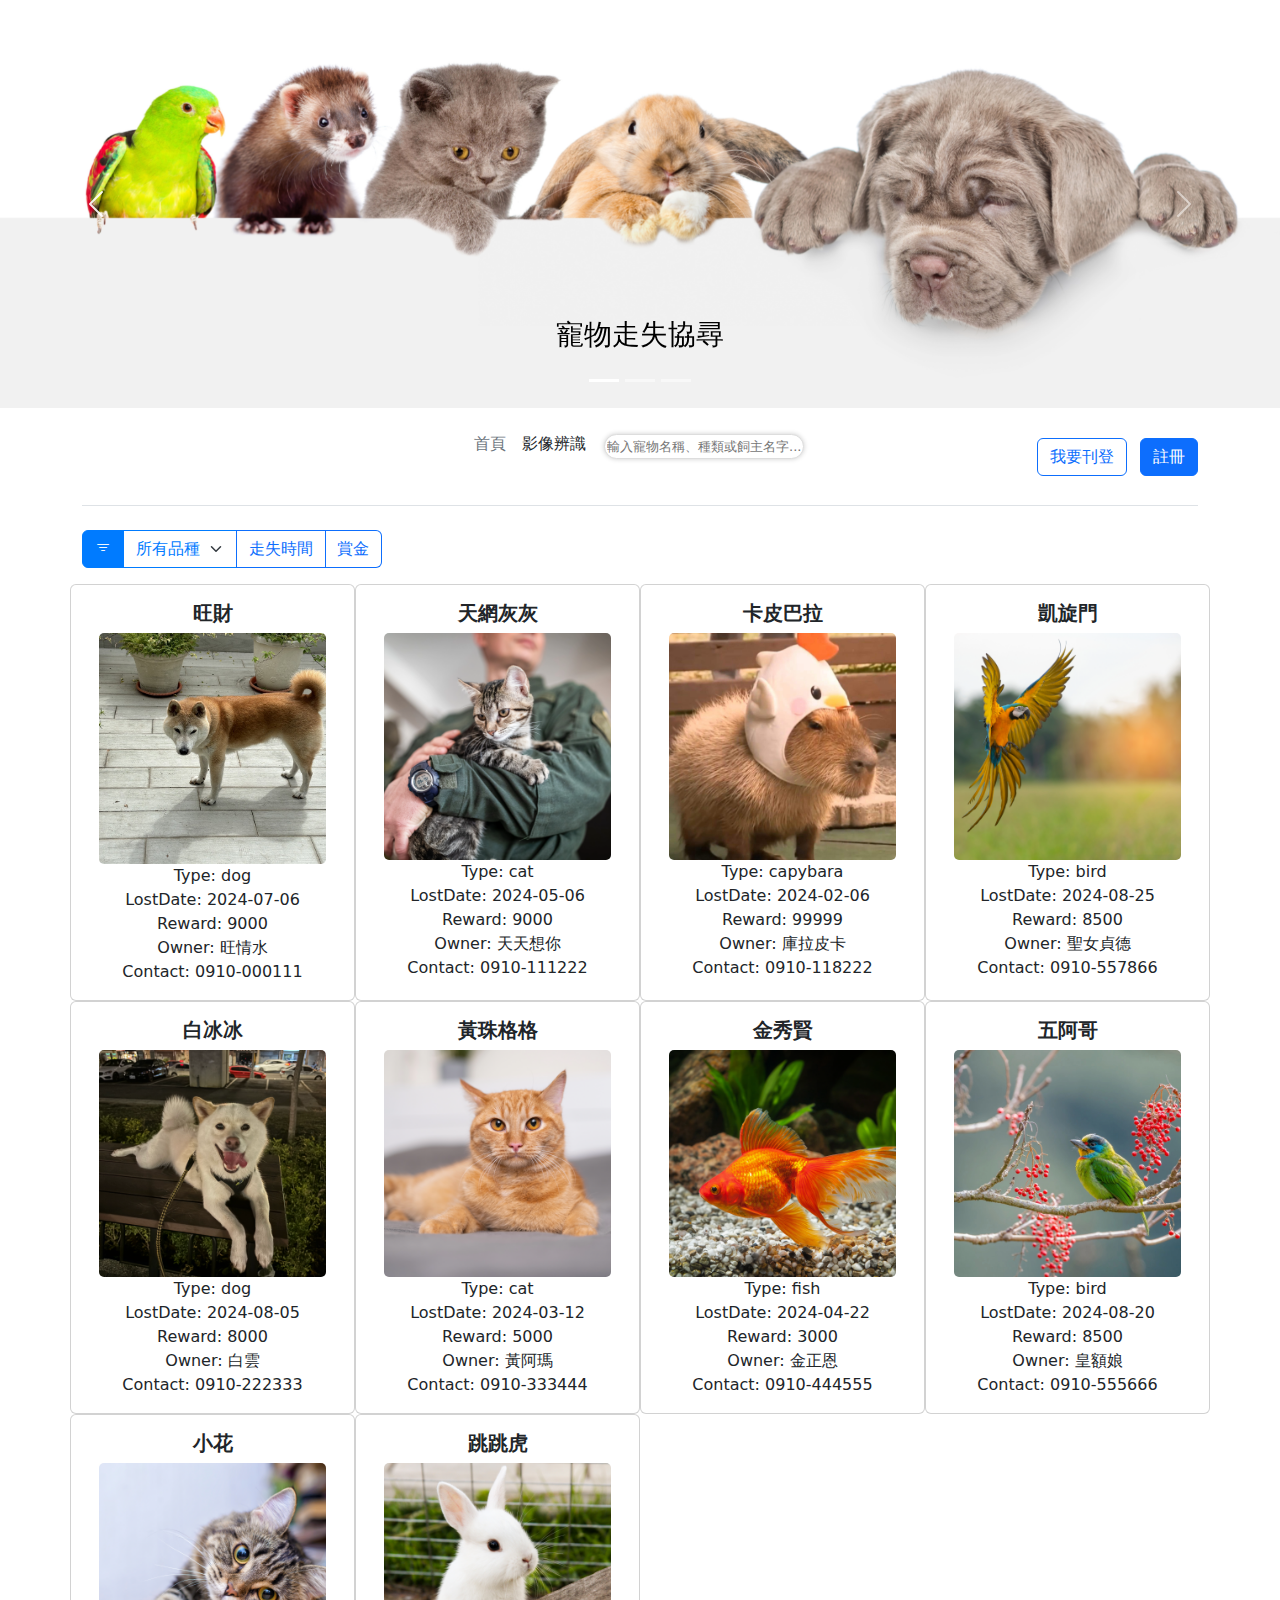
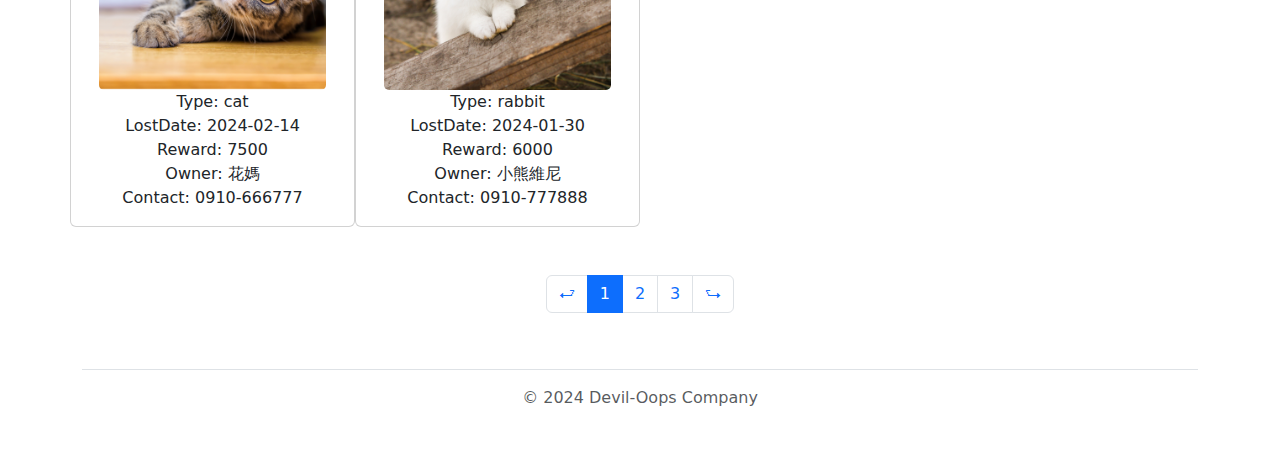
<file: Index.html>
<!DOCTYPE html>
<html lang="en">

<head>
    <meta charset="UTF-8">
    <meta name="viewport" content="width=device-width, initial-scale=1.0">
    <title>寵物登</title>
    <link href="https://cdn.jsdelivr.net/npm/bootstrap@5.3.3/dist/css/bootstrap.min.css" rel="stylesheet">
    <link rel="stylesheet" href="https://cdn.jsdelivr.net/npm/bootstrap-icons@1.3.0/font/bootstrap-icons.css">
    <link rel="stylesheet" href="style.css">
</head>

<body>

    <!-- Carousel -->
    <div id="demo" class="carousel slide" data-bs-ride="carousel">

        <!-- Indicators/dots -->
        <div class="carousel-indicators">
            <button type="button" data-bs-target="#demo" data-bs-slide-to="0" class="active"></button>
            <button type="button" data-bs-target="#demo" data-bs-slide-to="1"></button>
            <button type="button" data-bs-target="#demo" data-bs-slide-to="2"></button>
        </div>

        <!-- The slideshow/carousel -->
        <div class="carousel-inner">
            <div class="carousel-item active">
                <img src="img/bg01.png" alt="Olympics" class="d-block" style="width:100%" height="auto">
                <div class="carousel-caption">
                    <h3 style="color: black;">寵物走失協尋</h3>
                    <p></p>
                </div>
            </div>
            <div class="carousel-item">
                <img src="img/bg02.png" alt="Olympics" class="d-block" style="width:100%" height="auto">
                <div class="carousel-caption">
                    <h3></h3>
                    <p></p>
                </div>
            </div>
            <div class="carousel-item">
                <img src="img/bg03.png" alt="Los Angeles" class="d-block" style="width:100%" height="auto">
                <div class="carousel-caption">
                    <h3></h3>
                    <p></p>
                </div>
            </div>
        </div>

        <!-- Left and right controls/icons -->
        <button class="carousel-control-prev" type="button" data-bs-target="#demo" data-bs-slide="prev">
            <span class="carousel-control-prev-icon"></span>
        </button>
        <button class="carousel-control-next" type="button" data-bs-target="#demo" data-bs-slide="next">
            <span class="carousel-control-next-icon"></span>
        </button>
    </div>

    <!-- NavBar  -->
    <div class="container">
        <header
            class="d-flex flex-wrap align-items-center justify-content-center justify-content-md-between py-3 mb-4 border-bottom">
            <a href="/" class="d-flex align-items-center col-md-3 mb-2 mb-md-0 text-dark text-decoration-none">
                <svg class="bi me-2" width="40" height="32" role="img" aria-label="Bootstrap">
                    <use xlink:href="#bootstrap"></use>
                </svg>
            </a>

            <ul class="nav col-12 col-md-auto mb-2 justify-content-center mb-md-0">
                <li><a href="Index.html" class="nav-link px-2 link-secondary">首頁</a></li>
                <li><a href="ImageRecognition.html" class="nav-link px-2 link-dark">影像辨識</a></li>
                <li id="uploadLink"><a href="upload.html" class="nav-link px-2 link-dark pri">走失刊登</a></li>
                <div class="search-bar">
                    <input type="text" id="searchInput" placeholder="輸入寵物名稱、種類或飼主名字..." onkeyup="searchPets()">
                </div>
            </ul>




            <div class="col-md-3 text-end">
                <div id="userDropdown" class="dropdown" style="display: none;">
                    <button class="btn btn-secondary dropdown-toggle" type="button" id="dropdownMenuButton"
                        data-bs-toggle="dropdown" aria-expanded="false">
                        <span id="userNameDisplay"></span>，歡迎回來！
                    </button>
                    <ul class="dropdown-menu" aria-labelledby="dropdownMenuButton">
                        <li><a class="dropdown-item" href="#" onclick="logoutUser()">登出</a></li>
                    </ul>
                </div>

                <button type="button" class="btn btn-outline-primary me-2" data-bs-toggle="modal"
                    data-bs-target="#loginModal" id="loginButton">我要刊登</button>
                <button type="button" class="btn btn-primary" data-bs-toggle="modal" data-bs-target="#registerModal"
                    id="registerButton">註冊</button>
            </div>


        </header>
    </div>

    <!-- LoginModal   -->
    <div class="modal fade" id="loginModal" tabindex="-1" aria-labelledby="loginModalLabel" aria-hidden="true">
        <div class="modal-dialog">
            <div class="modal-content">
                <div class="modal-header">
                    <h3 class="modal-title" id="loginModalLabel">會員登入</h3>
                    <button type="button" class="btn-close" data-bs-dismiss="modal" aria-label="Close"></button>
                </div>
                <div class="modal-body">
                    <form class="container">
                        <div class="form-floating mt-3">
                            <input type="email" class="form-control" id="floatingInput" placeholder="name@example.com">
                            <label for="floatingInput">
                                <p>帳號：Email address</p>
                            </label>
                            <small id="emailError" class="text-danger"></small> <!-- 用於顯示帳號錯誤訊息 -->
                        </div>
                        <div class="form-floating mt-3">
                            <input type="password" class="form-control" id="floatingPassword" placeholder="Password">
                            <label for="floatingPassword">
                                <p>密碼：Password</p>
                            </label>
                            <small id="passwordError" class="text-danger"></small> <!-- 用於顯示密碼錯誤訊息 -->
                        </div>
                        <div class="checkbox mb-3">

                            <div class="checkbox-flex">
                                <label>
                                    <input type="checkbox" value="remember-me"> 記得我
                                </label>
                            </div>

                            <div class="a-flex">
                                <a href="javascript:void(0);" style="color: rgb(57, 90, 255);" onclick="openIdentityVerificationModal()">忘記密碼？</a>
                                <a href="javascript:void(0);" style="color: rgb(57, 90, 255);"
                                    onclick="switchToRegisterModal()">還沒註冊？</a>
                            </div>

                        </div>
                        <button class="w-100 btn btn-lg btn-primary" type="button" onclick="loginUser()">登入</button>
                    </form>
                </div>
            </div>
        </div>
    </div>

    <!-- RegisterModal   -->
    <div class="modal fade" id="registerModal" tabindex="-1" aria-labelledby="registerModalLabel" aria-hidden="true">
        <div class="modal-dialog">
            <div class="modal-content">
                <div class="modal-header">
                    <h3 class="modal-title" id="registerModalLabel">會員註冊</h3>
                    <button type="button" class="btn-close" data-bs-dismiss="modal" aria-label="Close"></button>
                </div>
                <div class="modal-body">
                    <form class="container" id="registerForm">
                        <div class="form-floating mt-3">
                            <input type="text" class="form-control" id="regName" placeholder="輸入姓名">
                            <label for="regName">
                                <p>輸入姓名：</p>
                            </label>
                            <small id="nameError" class="text-danger"></small> <!-- 用於顯示錯誤訊息 -->
                        </div>
                        <div class="form-floating mt-3">
                            <input type="tel" class="form-control" id="regPhone" placeholder="輸入電話">
                            <label for="regPhone">
                                <p>輸入電話：</p>
                            </label>
                            <small id="phoneError" class="text-danger"></small> <!-- 用於顯示錯誤訊息 -->
                        </div>
                        <div class="form-floating mt-3">
                            <input type="email" class="form-control" id="regEmail" placeholder="name@example.com">
                            <label for="regEmail">
                                <p>輸入信箱：Email address</p>
                            </label>
                            <small id="register_emailError" class="text-danger"></small> <!-- 用於顯示錯誤訊息 -->
                        </div>
                        <div class="form-floating mt-3">
                            <input type="password" class="form-control" id="regPassword" placeholder="Password">
                            <label for="regPassword">
                                <p>輸入密碼：Password</p>
                            </label>
                            <small id="register_passwordError" class="text-danger"></small> <!-- 用於顯示錯誤訊息 -->
                        </div>
                    </form>
                </div>
                <div class="modal-footer">
                    <button type="button" class="btn btn-secondary" data-bs-dismiss="modal"
                        onclick="allgone()">重新填寫</button>
                    <button type="button" class="btn btn-primary" onclick="registerUser()">送出</button>
                </div>
            </div>
        </div>
    </div>

    <!-- Identity Verification Modal -->
    <div class="modal fade" id="identityVerificationModal" tabindex="-1"
        aria-labelledby="identityVerificationModalLabel" aria-hidden="true">
        <div class="modal-dialog">
            <div class="modal-content">
                <div class="modal-header">
                    <h3 class="modal-title" id="identityVerificationModalLabel">註冊確認</h3>
                    <button type="button" class="btn-close" data-bs-dismiss="modal" aria-label="Close"></button>
                </div>
                <div class="modal-body">
                    <form id="identityVerificationForm" class="container">
                        <div class="form-floating mt-3">
                            <input type="email" class="form-control" id="verificationEmail"
                                placeholder="name@example.com">
                            <label for="verificationEmail">
                                <p>請輸入您的電子郵件地址：</p>
                            </label>
                            <small id="verificationEmailError" class="text-danger"></small>
                        </div>
                    </form>
                </div>
                <div class="modal-footer">
                    <button type="button" class="btn btn-primary" onclick="verifyIdentity()">送出</button>
                </div>
            </div>
        </div>
    </div>

    <!-- Sorting Dropdown -->
    <div class="container mt-3">
        <div style="width: 300px;">
            <div class="input-group">
                <span class="input-group-text"
                    style="border: 1px solid #007bff; background-color: #007bff;color: aliceblue;"><i
                        class="bi bi-filter"></i></span>
                <select class="form-select" style="border: 1px solid #007bff;color: #007bff;"
                    onchange="typeSort(this.value)">
                    <option value="name">所有品種</option>
                    <option value="dog">Dog</option>
                    <option value="cat">Cat</option>
                    <option value="other">Other</option>
                </select>
                <button class="btn btn-outline-primary" onclick="dateSort('gold')">走失時間</button>
                <button class="btn btn-outline-primary" style="border-left: white;"
                    onclick="rewardSort('total')">賞金</button>
            </div>

        </div>
    </div>

    <!-- Country introduction -->
    <div class="container mt-3">
        <div id="medals"></div>
        <div id="m"></div>
    </div>

    <!-- Pagination -->
    <div class="container mt-5 ">
        <nav aria-label="...">
            <ul class="pagination justify-content-center">
                <li class="page-item"><a class="page-link" href="#">⮐</a></li>
                <li class="page-item active" aria-current="page">
                    <span class="page-link">1</span>
                </li>
                <li class="page-item"><a class="page-link" href="#">2</a></li>
                <li class="page-item"><a class="page-link" href="#">3</a></li>
                <li class="page-item"><a class="page-link" href="#">⮑</a></li>
            </ul>
        </nav>
    </div>
    <button id="backToTop" onclick="scrollToTop()">
        <i class="bi bi-caret-up-square"></i>
    </button>

    <!-- Footer -->
    <div class="container">
        <footer class="py-3 my-4">
            <ul class="nav justify-content-center border-bottom pb-3 mb-3"></ul>
            <p class="text-center text-muted">© 2024 Devil-Oops Company</p>
        </footer>
    </div>

    <script src="sort.js"></script>
    <script src="user1.js"></script> <!-- 新增的登入註冊的JavaScript檔案 -->
    <script src="https://cdn.jsdelivr.net/npm/bootstrap@5.3.3/dist/js/bootstrap.bundle.min.js"></script>
</body>

</html>
</file>
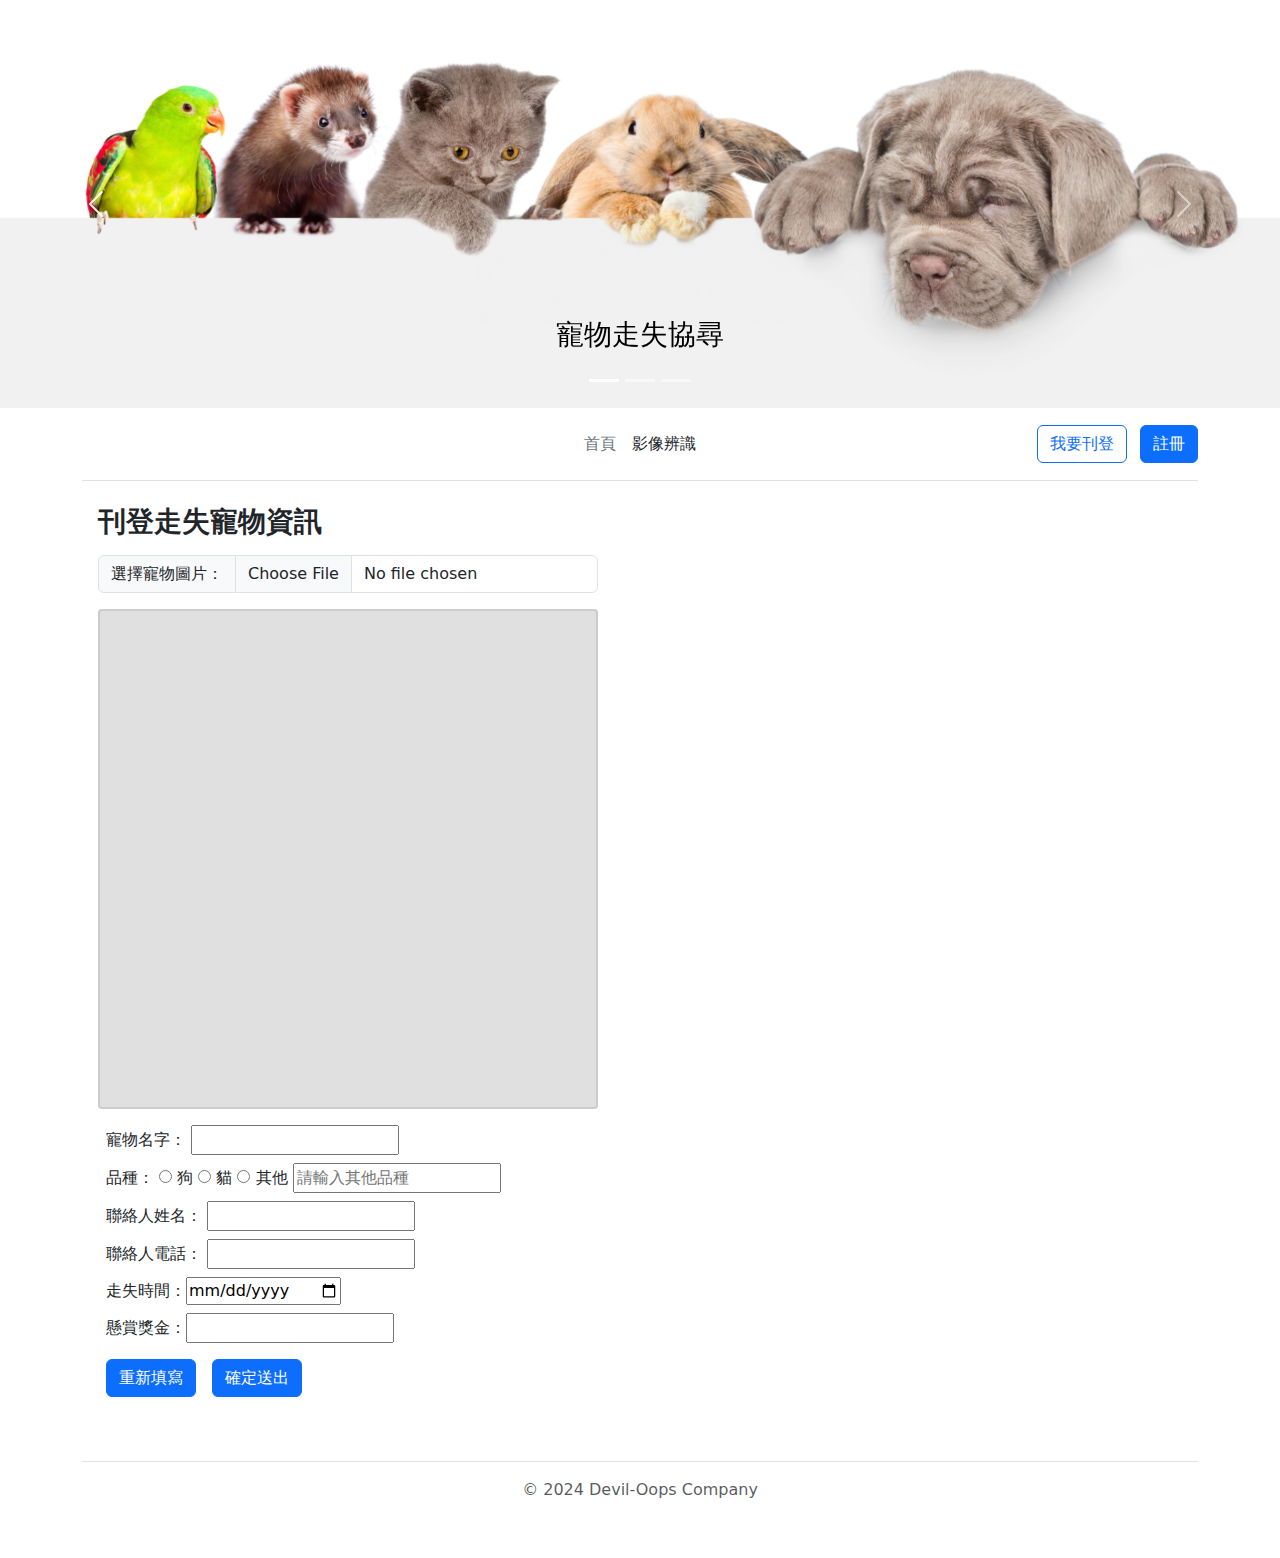
<file: upload.html>
<!DOCTYPE html>
<html lang="zh-Hant">

<head>
    <meta charset="UTF-8">
    <meta name="viewport" content="width=device-width, initial-scale=1.0">
    <title>上傳寵物圖片</title>
    <link href="https://cdn.jsdelivr.net/npm/bootstrap@5.3.3/dist/css/bootstrap.min.css" rel="stylesheet">
    <link rel="stylesheet" href="https://cdn.jsdelivr.net/npm/bootstrap-icons@1.3.0/font/bootstrap-icons.css">
    <link rel="stylesheet" href="style.css">
    <link rel="stylesheet" href="upload.css">

</head>

<body>

    <!-- Carousel -->
    <div id="demo" class="carousel slide" data-bs-ride="carousel">

        <!-- Indicators/dots -->
        <div class="carousel-indicators">
            <button type="button" data-bs-target="#demo" data-bs-slide-to="0" class="active"></button>
            <button type="button" data-bs-target="#demo" data-bs-slide-to="1"></button>
            <button type="button" data-bs-target="#demo" data-bs-slide-to="2"></button>
        </div>

        <!-- The slideshow/carousel -->
        <div class="carousel-inner">
            <div class="carousel-item active">
                <img src="img/bg01.png" alt="Olympics" class="d-block" style="width:100%" height="auto">
                <div class="carousel-caption">
                    <h3 style="color: black;">寵物走失協尋</h3>
                    <p></p>
                </div>
            </div>
            <div class="carousel-item">
                <img src="img/bg02.png" alt="Olympics" class="d-block" style="width:100%" height="auto">
                <div class="carousel-caption">
                    <h3></h3>
                    <p></p>
                </div>
            </div>
            <div class="carousel-item">
                <img src="img/bg03.png" alt="Los Angeles" class="d-block" style="width:100%" height="auto">
                <div class="carousel-caption">
                    <h3></h3>
                    <p></p>
                </div>
            </div>
        </div>

        <!-- Left and right controls/icons -->
        <button class="carousel-control-prev" type="button" data-bs-target="#demo" data-bs-slide="prev">
            <span class="carousel-control-prev-icon"></span>
        </button>
        <button class="carousel-control-next" type="button" data-bs-target="#demo" data-bs-slide="next">
            <span class="carousel-control-next-icon"></span>
        </button>
    </div>

    <!-- NavBar  -->
    <div class="container">
        <header
            class="d-flex flex-wrap align-items-center justify-content-center justify-content-md-between py-3 mb-4 border-bottom">
            <a href="/" class="d-flex align-items-center col-md-3 mb-2 mb-md-0 text-dark text-decoration-none">
                <svg class="bi me-2" width="40" height="32" role="img" aria-label="Bootstrap">
                    <use xlink:href="#bootstrap"></use>
                </svg>
            </a>

            <ul class="nav col-12 col-md-auto mb-2 justify-content-center mb-md-0">
                <li><a href="Index.html" class="nav-link px-2 link-secondary">首頁</a></li>
                <li><a href="ImageRecognition.html" class="nav-link px-2 link-dark">影像辨識</a></li>
                <li id="uploadLink"><a href="upload.html" class="nav-link px-2 link-dark">走失刊登</a></li>
            </ul>

            <div class="col-md-3 text-end">
                <div id="userDropdown" class="dropdown" style="display: none;">
                    <button class="btn btn-secondary dropdown-toggle" type="button" id="dropdownMenuButton"
                        data-bs-toggle="dropdown" aria-expanded="false">
                        <span id="userNameDisplay"></span>，歡迎回來！
                    </button>
                    <ul class="dropdown-menu" aria-labelledby="dropdownMenuButton">
                        <li><a class="dropdown-item" href="#" onclick="logoutUser()">登出</a></li>
                    </ul>
                </div>

                <button type="button" class="btn btn-outline-primary me-2" data-bs-toggle="modal"
                    data-bs-target="#loginModal" id="loginButton">我要刊登</button>
                <button type="button" class="btn btn-primary" data-bs-toggle="modal" data-bs-target="#registerModal"
                    id="registerButton">註冊</button>
            </div>
        </header>
    </div>

    <!-- LoginModal   -->
    <div class="modal fade" id="loginModal" tabindex="-1" aria-labelledby="loginModalLabel" aria-hidden="true">
        <div class="modal-dialog">
            <div class="modal-content">
                <div class="modal-header">
                    <h3 class="modal-title" id="loginModalLabel">會員登入</h3>
                    <button type="button" class="btn-close" data-bs-dismiss="modal" aria-label="Close"></button>
                </div>
                <div class="modal-body">
                    <form class="container">
                        <div class="form-floating mt-3">
                            <input type="email" class="form-control" id="floatingInput" placeholder="name@example.com">
                            <label for="floatingInput">
                                <p>帳號：Email address</p>
                            </label>
                            <small id="emailError" class="text-danger"></small> <!-- 用於顯示帳號錯誤訊息 -->
                        </div>
                        <div class="form-floating mt-3">
                            <input type="password" class="form-control" id="floatingPassword" placeholder="Password">
                            <label for="floatingPassword">
                                <p>密碼：Password</p>
                            </label>
                            <small id="passwordError" class="text-danger"></small> <!-- 用於顯示密碼錯誤訊息 -->
                        </div>
                        <div class="checkbox mb-3">

                            <div class="checkbox-flex">
                                <label>
                                    <input type="checkbox" value="remember-me"> 記得我
                                </label>
                            </div>

                            <div class="a-flex">
                                <a href="javascript:void(0);" style="color: rgb(57, 90, 255);" onclick="openIdentityVerificationModal()">忘記密碼？</a>
                                <a href="javascript:void(0);" style="color: rgb(57, 90, 255);"
                                    onclick="switchToRegisterModal()">還沒註冊？</a>
                            </div>

                        </div>
                        <button class="w-100 btn btn-lg btn-primary" type="button" onclick="loginUser()">登入</button>
                    </form>
                </div>
            </div>
        </div>
    </div>

    <!-- RegisterModal   -->
    <div class="modal fade" id="registerModal" tabindex="-1" aria-labelledby="registerModalLabel" aria-hidden="true">
        <div class="modal-dialog">
            <div class="modal-content">
                <div class="modal-header">
                    <h3 class="modal-title" id="registerModalLabel">會員註冊</h3>
                    <button type="button" class="btn-close" data-bs-dismiss="modal" aria-label="Close"></button>
                </div>
                <div class="modal-body">
                    <form class="container" id="registerForm">
                        <div class="form-floating mt-3">
                            <input type="text" class="form-control" id="regName" placeholder="輸入姓名">
                            <label for="regName">
                                <p>輸入姓名：</p>
                            </label>
                            <small id="nameError" class="text-danger"></small> <!-- 用於顯示錯誤訊息 -->
                        </div>
                        <div class="form-floating mt-3">
                            <input type="tel" class="form-control" id="regPhone" placeholder="輸入電話">
                            <label for="regPhone">
                                <p>輸入電話：</p>
                            </label>
                            <small id="phoneError" class="text-danger"></small> <!-- 用於顯示錯誤訊息 -->
                        </div>
                        <div class="form-floating mt-3">
                            <input type="email" class="form-control" id="regEmail" placeholder="name@example.com">
                            <label for="regEmail">
                                <p>輸入信箱：Email address</p>
                            </label>
                            <small id="register_emailError" class="text-danger"></small> <!-- 用於顯示錯誤訊息 -->
                        </div>
                        <div class="form-floating mt-3">
                            <input type="password" class="form-control" id="regPassword" placeholder="Password">
                            <label for="regPassword">
                                <p>輸入密碼：Password</p>
                            </label>
                            <small id="register_passwordError" class="text-danger"></small> <!-- 用於顯示錯誤訊息 -->
                        </div>
                    </form>
                </div>
                <div class="modal-footer">
                    <button type="button" class="btn btn-secondary" data-bs-dismiss="modal"
                        onclick="allgone()">重新填寫</button>
                    <button type="button" class="btn btn-primary" onclick="registerUser()">送出</button>
                </div>
            </div>
        </div>
    </div>

    <!-- Identity Verification Modal -->
    <div class="modal fade" id="identityVerificationModal" tabindex="-1"
        aria-labelledby="identityVerificationModalLabel" aria-hidden="true">
        <div class="modal-dialog">
            <div class="modal-content">
                <div class="modal-header">
                    <h3 class="modal-title" id="identityVerificationModalLabel">註冊確認</h3>
                    <button type="button" class="btn-close" data-bs-dismiss="modal" aria-label="Close"></button>
                </div>
                <div class="modal-body">
                    <form id="identityVerificationForm" class="container">
                        <div class="form-floating mt-3">
                            <input type="email" class="form-control" id="verificationEmail"
                                placeholder="name@example.com">
                            <label for="verificationEmail">
                                <p>請輸入您的電子郵件地址：</p>
                            </label>
                            <small id="verificationEmailError" class="text-danger"></small>
                        </div>
                    </form>
                </div>
                <div class="modal-footer">
                    <button type="button" class="btn btn-primary" onclick="verifyIdentity()">送出</button>
                </div>
            </div>
        </div>
    </div>

    <!-- UploadData -->
    <div class="">

        <div class="container mt-3">

            <div class="content-flex-center">

                <!-- 圖片上傳 -->
                <div class="flex-center">
                    <h3 class="m-3 " style="font-weight: bold">刊登走失寵物資訊</h3>
                    <div class="input-group m-3" id="img-input">
                        <label class="input-group-text" for="petImageInput">選擇寵物圖片：</label>
                        <input class="form-control" type="file" id="petImageInput" accept="image/*">
                    </div>
                    <div class="m-3" id="preview"></div>
                </div>

                <!-- 資料輸入 -->
                <div class="data-input">
                    <div class="m-3">
                        <form>
                            <div class=" input-group m-2">
                                <label for="">寵物名字：
                                    <input type="text" name="" id="petname">
                                </label>
                            </div>

                            <div class="m-2">
                                <label>品種：
                                    <input type="radio" id="pname1" value="dog" name="breed"> 狗
                                    <input type="radio" id="pname2" value="cat" name="breed"> 貓
                                    <input type="radio" id="pname3" value="other" name="breed"> 其他
                                    <input type="text" id="otherbreed" placeholder="請輸入其他品種" name="breed_other">
                                </label>
                            </div>

                            <div class="m-2">
                                <label for="memberName">聯絡人姓名：</label>
                                <input type="text" id="memberName" name="memberName" readonly>
                            </div>

                            <div class="m-2">
                                <label for="memberPhone">聯絡人電話：</label>
                                <input type="tel" id="memberPhone" name="memberPhone" readonly>
                            </div>

                            <div class="m-2">
                                <label for="">走失時間：<input type="date" id="lostdate"></label>
                            </div>

                            <div class="m-2">
                                <label for="">懸賞獎金：<input type="text" id="reward"></label>
                            </div>

                            <div class="d-flex justify-content-start">
                                <button type="submit" class="btn btn-primary m-2">重新填寫</button>
                                <button id="submitPetButton" type="submit" class="btn btn-primary m-2">確定送出</button>
                            </div>
                        </form>

                    </div>

                </div>
            </div>
        </div>

    </div>

    <!-- Footer -->
    <div class="container">
        <footer class="py-3 my-4">
            <ul class="nav justify-content-center border-bottom pb-3 mb-3"></ul>
            <p class="text-center text-muted">© 2024 Devil-Oops Company</p>
        </footer>
    </div>


    <script src="upload.js"></script>
    <script src="user1.js"></script>
    <script src="https://cdn.jsdelivr.net/npm/bootstrap@5.3.3/dist/js/bootstrap.bundle.min.js"></script>
</body>

</html>
</file>
<file: style.css>
div.checkbox-flex{
    display: flex;
    justify-content: flex-end;
}


div a {
    color: black; /* 默認顏色 */
    text-decoration: none; /* 去掉底線 */
}

a:hover {
    color: blue; /* 懸停時顏色 */
}

a:active {
    color: red; /* 點擊時顏色 */
}


div.img-flex{
    display: flex;
    justify-content: center;
}


/* new */

div.mg-use{
    margin: 10px;
    border: #CD7F32 solid;
}

.button_block {
    margin: 20px;
 
    /*border: 1px solid saddlebrown;*/
}
.gold {
    background-color: #FFD700;
    width: 33.33%;
    padding: 5px;
}

.silver {
    background-color: #C0C0C0;;
    width: 33.33%;
    padding: 5px;
}

.brown {
    background-color: #CD7F32;
    width: 33.33%;
    padding: 5px;
}

.medal_list {
    display: flex;
    justify-content: center;

    border: 1px solid #000;
}

#backToTop {
    position: fixed;
    bottom: 20px;
    border-color: rgba(250, 17, 87, 0);
    right: 20px;
    display: none;
    background-color: rgba(0, 0, 0, 0);
    /*color: white;*/
    /*border-radius: 89%;*/
    /*padding: 5px;*/
    font-size: 40px;
    /*z-index: 1000;*/
    color: #C0C0C0;
}

.search-bar {
    display: flex;
    justify-content: center; /* 置中對齊 */
    margin-bottom: 20px; /* 與其他內容保持距離 */
    padding: 10px; /* 內距增加 */
}

#searchInput {
    width: 200px;
    max-width: 400px; /* 最大寬度設定 */
    padding: 2px; /* 增加內距 */
    font-size: 13px; /* 字體大小 */
    border: 1px solid #ddd; /* 邊框樣式 */
    border-radius: 25px; /* 圓角邊框 */
    outline: none; /* 移除點擊時的預設外框 */
    box-shadow: 0 0 5px rgba(0, 0, 0, 0.2); /* 輕微陰影效果 */
    transition: box-shadow 0.3s ease-in-out; /* 動態效果 */
}

#searchInput:focus {
    box-shadow: 0 0 10px rgba(0, 123, 255, 0.5); /* 當聚焦時陰影效果 */
    border-color: #007bff; /* 聚焦時的邊框顏色 */
}
</file>
<file: upload.css>
#preview img {
    object-fit: cover;
    /* 保持圖片中心，裁剪溢出部分 */
    width: 500px;
    /* 固定寬度為300px */
    height: 500px;
    /* 固定高度為300px，形成正方形 */
}


.flex-center {
    display: block;
    justify-content: center;
}

#preview {
    width: 500px;
    height: 500px;
    border: 2px solid #ccc;
    border-radius: 4px;
    background-color: #e0e0e0;
}

#img-input{
    width: 500px;
}

.data-input{

}

/* 其他樣式... */

@media (max-width: 768px) {
    .flex-center .input-group {
        width: 400px;
    }
    #preview {
        width: 400px;
        height: 400px;
    }

    #img-input{
        width: 400px;
    }

}
</file>
